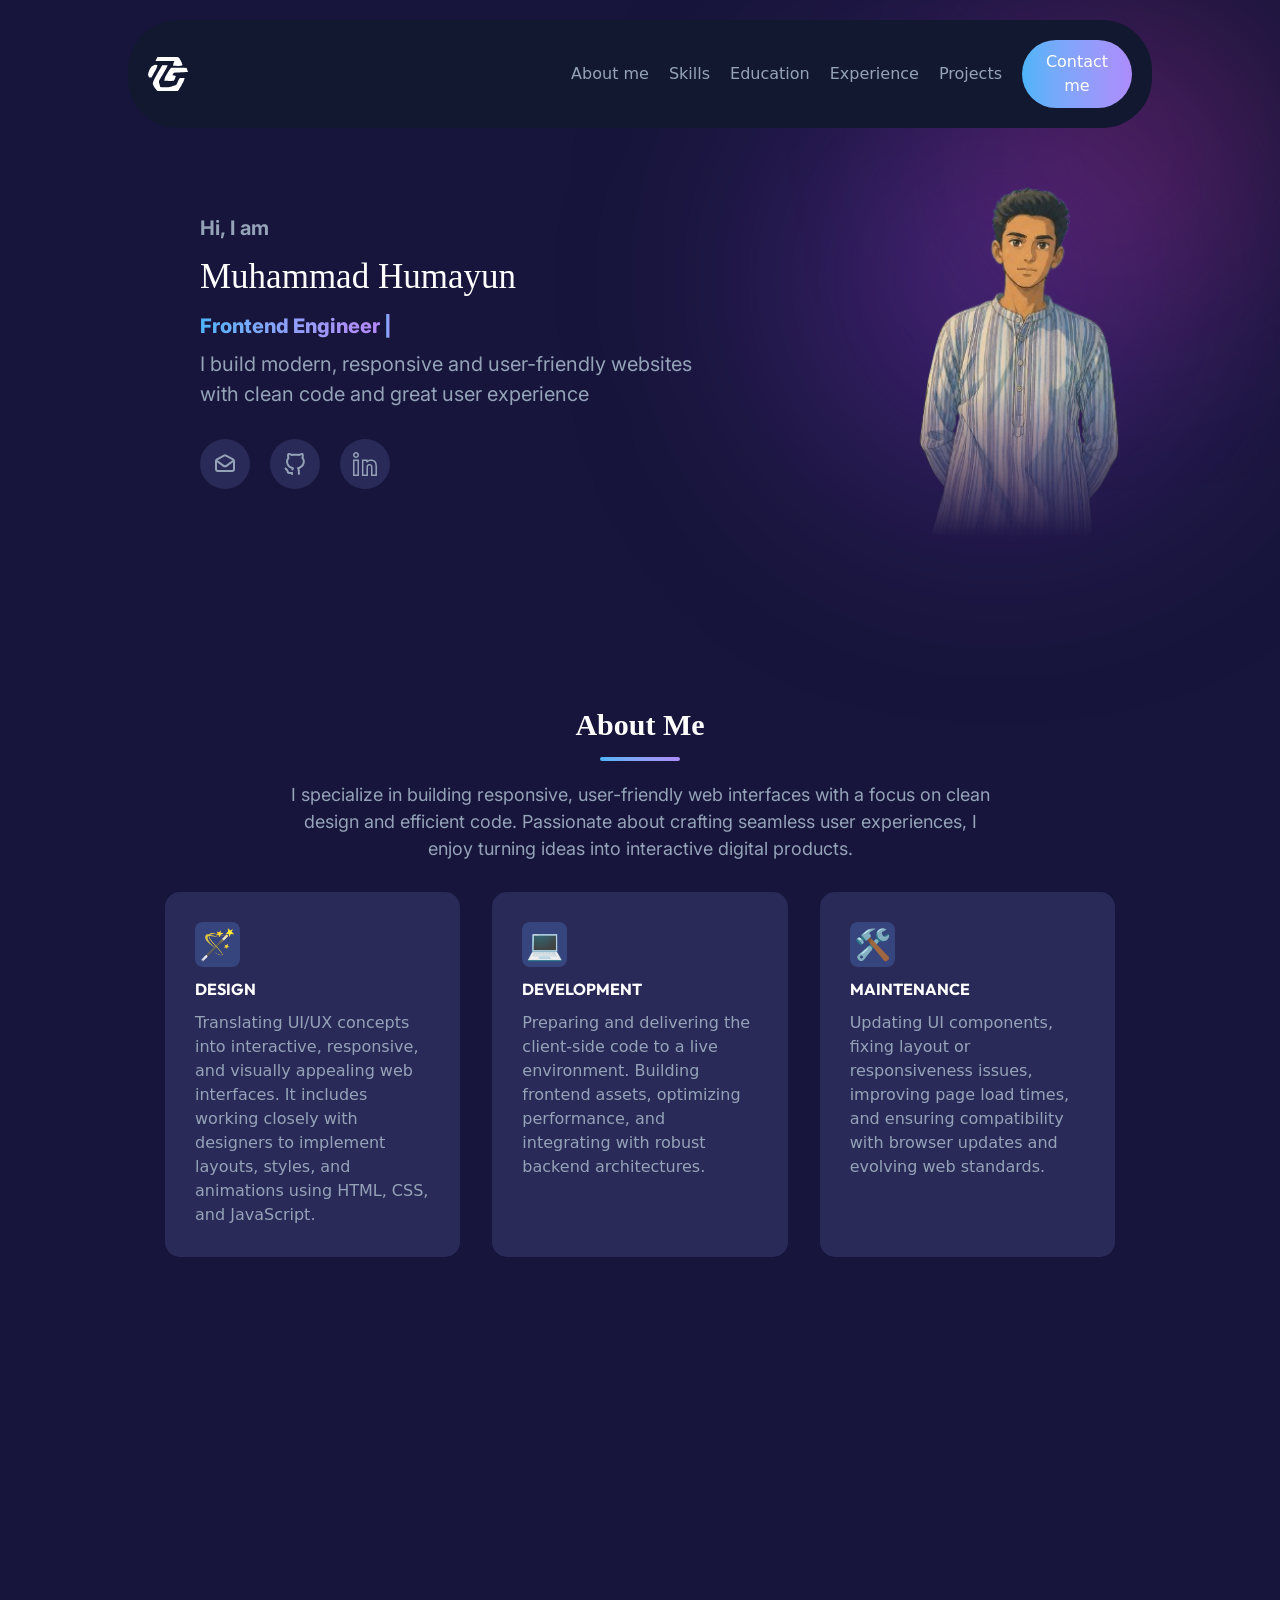
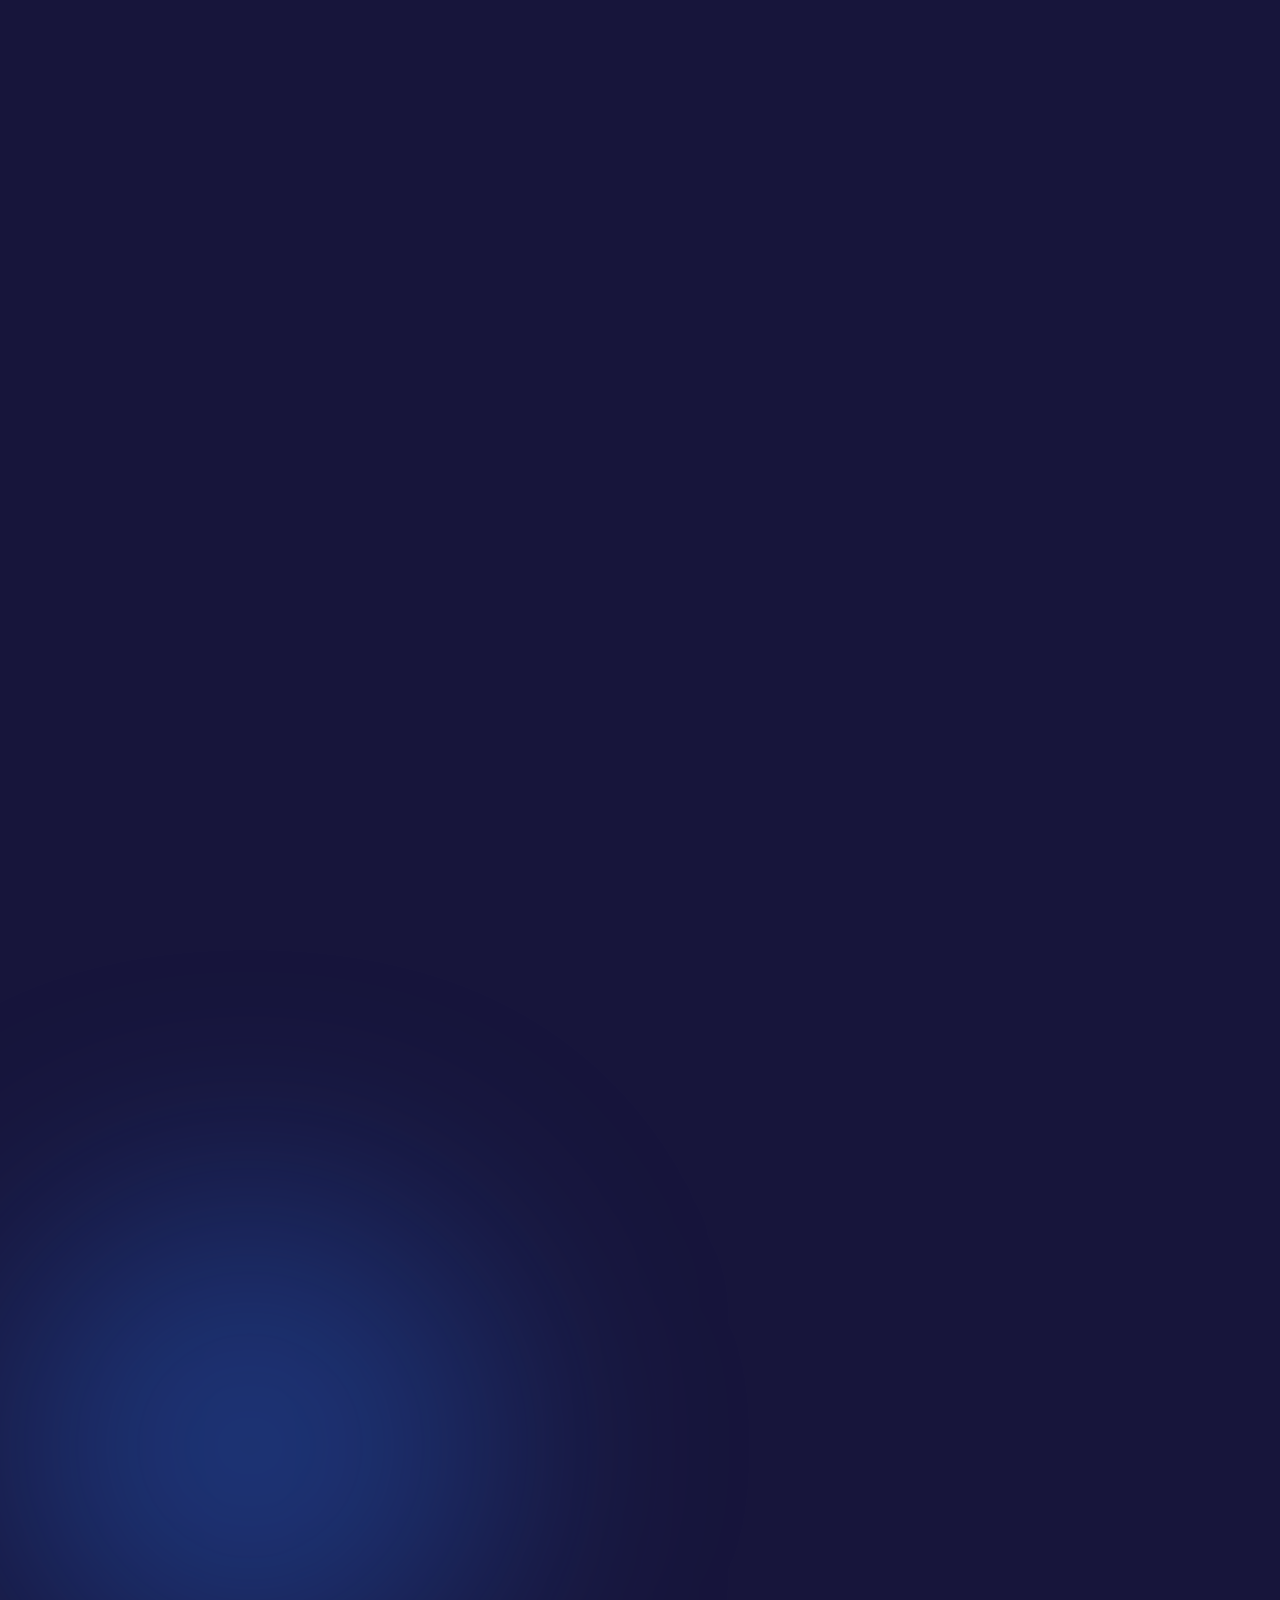
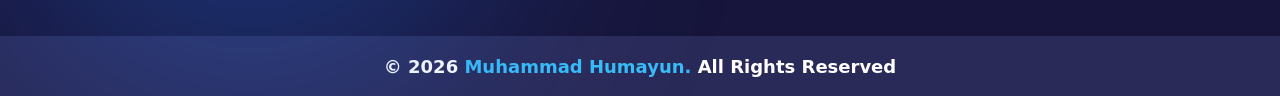
<file: index.html>
<!DOCTYPE html>
<html lang="en">

<head>
    <meta charset="UTF-8">
    <meta name="viewport" content="width=device-width, initial-scale=1.0">
    <link rel="stylesheet" href="./src/output.css">
    <link rel="preconnect" href="https://fonts.googleapis.com">
    <link rel="preconnect" href="https://fonts.gstatic.com" crossorigin>
    <link
        href="https://fonts.googleapis.com/css2?family=Bungee&family=Inter:ital,opsz,wght@0,14..32,100..900;1,14..32,100..900&family=Open+Sans:ital,wght@0,300..800;1,300..800&family=Poppins:ital,wght@0,100;0,200;0,300;0,400;0,500;0,600;0,700;0,800;0,900;1,100;1,200;1,300;1,400;1,500;1,600;1,700;1,800;1,900&display=swap"
        rel="stylesheet">
    <link rel="preconnect" href="https://fonts.googleapis.com">
    <link rel="preconnect" href="https://fonts.gstatic.com" crossorigin>
    <link
        href="https://fonts.googleapis.com/css2?family=Bungee&family=Cherry+Cream+Soda&family=Inter:ital,opsz,wght@0,14..32,100..900;1,14..32,100..900&family=Kumar+One+Outline&family=Open+Sans:ital,wght@0,300..800;1,300..800&family=Outfit:wght@100..900&family=Poppins:ital,wght@0,100;0,200;0,300;0,400;0,500;0,600;0,700;0,800;0,900;1,100;1,200;1,300;1,400;1,500;1,600;1,700;1,800;1,900&display=swap"
        rel="stylesheet">
    <link rel="preconnect" href="https://fonts.googleapis.com">
    <link rel="preconnect" href="https://fonts.gstatic.com" crossorigin>
    <link
        href="https://fonts.googleapis.com/css2?family=Bungee&family=Cherry+Cream+Soda&family=Inter:ital,opsz,wght@0,14..32,100..900;1,14..32,100..900&family=Kumar+One+Outline&family=Open+Sans:ital,wght@0,300..800;1,300..800&family=Outfit:wght@100..900&family=Poppins:ital,wght@0,100;0,200;0,300;0,400;0,500;0,600;0,700;0,800;0,900;1,100;1,200;1,300;1,400;1,500;1,600;1,700;1,800;1,900&display=swap"
        rel="stylesheet">
    <link rel="stylesheet" href="https://unpkg.com/aos@2.3.4/dist/aos.css">
    <title>Portfolio</title>

</head>

<body>
    <div class="bg-[#17153B] relative overflow-hidden">
        <div
            class="absolute bottom-0 left-0 w-[500px] h-[500px] bg-blue-500/30 blur-[120px] rounded-full pointer-events-none">
        </div>
        <div
            class="absolute top-20 right-20 w-[400px] h-[400px] bg-purple-500/30 blur-[120px] rounded-full pointer-events-none">
        </div>
        <div
            class="absolute top-0 right-0 w-[300px] h-[300px] bg-pink-500/20 blur-[100px] rounded-full pointer-events-none">
        </div>
        <nav class="z-50 fixed w-[100%] top-0 flex justify-center">
            <nav
                class="bg-[#131831] flex justify-between items-center mt-[20px] p-[20px] w-[80%] rounded-[25px] md:rounded-[50px]">
                <div>
                    <img class="w-[40px]" src="./Icons/LogoWhite.svg" alt="">
                </div>
                <div class="">
                    <ul class="hidden md:flex md:text-[#94a3b8] md:items-center md:gap-5">
                        <li><a href="#About">About me</a></li>
                        <li><a href="#Skills">Skills</a></li>
                        <li><a href="#Education">Education</a></li>
                        <li><a href="#Experience">Experience</a></li>
                        <li><a href="#Projects">Projects</a></li>
                        <li><button
                                class="rounded-[50px] bg-gradient-to-r from-[#4db4f9] to-[#ad8cfc] p-[10px] text-white w-[110px]"><a
                                    href="#Contact">Contact me</a></button></li>
                    </ul>
                </div>
                <div class="md:hidden">
                    <div class="">
                        <input class="peer hidden" type="checkbox" name="menu" id="menu">
                        <label for="menu" class="relative z-[4]">
                            <svg class="absolute top-[-20px] left-[-40px] h-[40px] text-white" viewBox="0 0 24 24"
                                fill="none" xmlns="http://www.w3.org/2000/svg">
                                <g id="SVGRepo_bgCarrier" stroke-width="0"></g>
                                <g id="SVGRepo_tracerCarrier" stroke-linecap="round" stroke-linejoin="round"></g>
                                <g id="SVGRepo_iconCarrier">
                                    <path d="M4 6H20M4 12H20M4 18H20" stroke="#ffffff" stroke-width="2"
                                        stroke-linecap="round" stroke-linejoin="round"></path>
                                </g>
                            </svg>
                        </label>
                        <div
                            class="hidden flex-col items-center fixed top-0 right-0 h-screen w-screen z-[3] peer-checked:flex">
                            <ul
                                class="flex flex-col items-center w-[75%] mt-[100px] bg-[#141931] rounded-[25px] p-[20px] text-[#94a3b8] font-[inter] font-bold">
                                <li class="mb-[20px]"><a href="#About">About me</a></li>
                                <li class="mb-[20px]"><a href="#Skills">Skills</a></li>
                                <li class="mb-[20px]"><a href="#Education">Education</a></li>
                                <li class="mb-[20px]"><a href="#Experience">Experience</a></li>
                                <li class="mb-[20px]"><a href="#Projects">Projects</a></li>
                                <li><button
                                        class="rounded-[50px] bg-gradient-to-r from-[#4db4f9] to-[#ad8cfc] p-[10px] text-white w-[150px]"><a
                                            href="#Contact">Contact me</a></button></li>
                            </ul>
                        </div>
                    </div>
                </div>
            </nav>
        </nav>
        <header
            class="flex justify-between items-center mx-[200px] mt-[145px] xl:mt-[100px] w-[100%] flex-col-reverse xl:flex-row">
            <div
                class="top-[-60px] flex flex-col items-center xl:items-start relative sm:top-[-155px] left-[-205px] xl:top-0 xl:left-0">
                <div class="flex flex-col items-center xl:items-start">
                    <p class="text-[15px] font-[inter] text-[#94a3b8] sm:text-[20px] pb-[8px] font-bold">Hi, I am</p>
                    <p class="text-[20px] md:text-[25px] font-[cherry_cream_soda] text-white sm:text-[35px] pb-[8px]">
                        Muhammad Humayun
                    </p>
                    <p class="text-[15px] sm:text-[20px] font-[inter] font-extrabold pb-[8px]">
                        <span id="role"
                            class="bg-gradient-to-r from-[#4db4f9] to-[#b688fb] bg-clip-text text-transparent"></span>

                        <span
                            class="bg-gradient-to-r from-[#4db4f9] to-[#b688fb] bg-clip-text text-transparent animate-pulse">|</span>
                    </p>
                    <p class="text-[15px] font-[inter] text-[#94a3b8] sm:text-[20px] w-[70%] text-center xl:text-start">
                        I build modern, responsive and user-friendly websites with clean code and great user experience
                    </p>
                </div>
                <div class="flex mt-[30px]">
                    <div class="w-[50px] mr-[20px] p-[13px] rounded-[50px] bg-[#2a2a58]">
                        <a href="https://mail.google.com/" target="_blank"><img src="./Icons/email-open-svgrepo-com.svg"
                                alt=""></a>
                    </div>
                    <div class="w-[50px] mr-[20px] p-[13px] rounded-[50px] bg-[#2a2a58]">
                        <a href="https://github.com/HumayunCoder" target="_blank"><img
                                src="./Icons/github-svgrepo-com (1).svg" alt=""></a>
                    </div>
                    <div class="w-[50px] p-[13px] rounded-[50px] bg-[#2a2a58]">
                        <a href="https://www.linkedin.com/in/humayun-naseer-706833338" target="_blank"><img
                                src="./Icons/linkedin-svgrepo-com (3).svg" alt=""></a>
                    </div>
                </div>
            </div>
            <div>
                <img class="top-[-110px] w-[600px] pointer-events-none [mask-image:linear-gradient(to_bottom,rgba(0,0,0,1)_70%,rgba(0,0,0,0)_100%)] relative sm:top-[-195px] left-[-195px] xl:top-[-65px]"
                    src="./Icons/WhatsApp_Image_2026-06-10_at_3.42.20_PM-removebg-preview.png" alt="">
            </div>
        </header>
        <div class="my-[100px]" id="About" data-aos="fade-up">
            <div class="flex flex-col justify-center items-center">
                <div class="font-[cherry_cream_soda] text-white font-bold text-[30px] mb-[10px]">
                    <p>About Me</p>
                </div>
                <hr
                    class="w-[80px] h-[4px] border-0 bg-gradient-to-r from-[#4db4f9] to-[#ad8cfc] rounded-[5px] mb-[20px]">
                <div
                    class="max-w-[100%] mx-[20px] md:mx-0 text-[16px] md:w-[700px] text-center font-[inter] md:text-[18px] text-[#94a3b8] mb-[30px]">
                    <p>I specialize in building responsive, user-friendly web interfaces with a focus on clean design
                        and efficient code. Passionate about crafting seamless user experiences, I enjoy turning ideas
                        into interactive digital products.</p>
                </div>
            </div>
            <div
                class="grid-cols-1 max-w-[100%] mx-[20px] md:mx-0 md:max-w-[700px] md:mx-auto grid md:grid-cols-2 gap-8 lg:grid-cols-3 lg:max-w-[950px]">
                <div
                    class="rounded-[15px] p-[30px] bg-[#2a2a58] transition duration-300 hover:-translate-y-[10px] hover:shadow-[0_5px_10px_rgba(77,180,249,0.12)]">
                    <div class="mb-[10px] text-[30px] w-[45px] text-center rounded-[8px] bg-[#37457e]">
                        <p>🪄</p>
                    </div>
                    <div>
                        <p class="text-white mb-[10px] font-bold font-[Outfit]">DESIGN</p>
                    </div>
                    <div class="text-[inter] text-[#94a3b8] text-[16px]">
                        <p>Translating UI/UX concepts into interactive, responsive, and visually appealing web
                            interfaces. It includes working closely with designers to implement layouts, styles, and
                            animations using HTML, CSS, and JavaScript.</p>
                    </div>
                </div>
                <div
                    class="rounded-[15px] p-[30px] bg-[#2a2a58] transition duration-300 hover:-translate-y-[10px] hover:shadow-[0_5px_10px_rgba(77,180,249,0.12)]">
                    <div class="mb-[10px] text-[30px] w-[45px] text-center rounded-[8px] bg-[#37457e]">
                        <p>💻</p>
                    </div>
                    <div class="text-white mb-[10px] font-bold font-[Outfit]">
                        <p>DEVELOPMENT</p>
                    </div>
                    <div class="text-[inter] text-[#94a3b8] text-[16px]">
                        <p>Preparing and delivering the client-side code to a live environment. Building frontend
                            assets, optimizing performance, and integrating with robust backend architectures.</p>
                    </div>
                </div>
                <div
                    class="rounded-[15px] p-[30px] bg-[#2a2a58] transition duration-300 hover:-translate-y-[10px] hover:shadow-[0_5px_10px_rgba(77,180,249,0.12)]">
                    <div class="mb-[10px] text-[30px] w-[45px] text-center rounded-[8px] bg-[#37457e]">
                        <p>🛠️</p>
                    </div>
                    <div>
                        <p class="text-white mb-[10px] font-bold font-[Outfit]">MAINTENANCE</p>
                    </div>
                    <div class="text-[inter] text-[#94a3b8] text-[16px]">
                        <p>Updating UI components, fixing layout or responsiveness issues, improving page load times,
                            and ensuring compatibility with browser updates and evolving web standards.</p>
                    </div>
                </div>
            </div>
        </div>
        <div id="Skills" data-aos="fade-up">
            <div class="flex flex-col justify-center items-center">
                <div class="font-[cherry_cream_soda] text-white font-bold text-[30px] mb-[10px]">Skills</div>
                <hr
                    class="w-[80px] h-[4px] border-0 bg-gradient-to-r from-[#4db4f9] to-[#ad8cfc] rounded-[5px] mb-[20px]">
            </div>

            <div
                class="bg-[#2a2a58] rounded-[15px] max-w-[100%] mx-[20px] md:mx-0 md:max-w-[730px] lg:max-w-[900px] md:mx-auto mb-[100px] p-[10px] sm:p-[30px]">
                <p class="text-[#38bdf8] font-[Outfit] text-[20px] sm:text-[25px] font-bold pb-[10px]">Current Stack</p>
                <div class="grid grid-cols-3 sm:grid-cols-4 md:grid-cols-5 gap-5 justify-items-center text-center">
                    <div class="transition duration-300 hover:-translate-y-[10px]">
                        <svg class="w-[40px] sm:w-[70px]" viewBox="0 0 32 32" fill="none"
                            xmlns="http://www.w3.org/2000/svg">
                            <g id="SVGRepo_bgCarrier" stroke-width="0"></g>
                            <g id="SVGRepo_tracerCarrier" stroke-linecap="round" stroke-linejoin="round"></g>
                            <g id="SVGRepo_iconCarrier">
                                <path d="M6 28L4 3H28L26 28L16 31L6 28Z" fill="#E44D26"></path>
                                <path d="M26 5H16V29.5L24 27L26 5Z" fill="#F16529"></path>
                                <path
                                    d="M9.5 17.5L8.5 8H24L23.5 11H11.5L12 14.5H23L22 24L16 26L10 24L9.5 19H12.5L13 21.5L16 22.5L19 21.5L19.5 17.5H9.5Z"
                                    fill="white"></path>
                            </g>
                        </svg>
                        <p class="font-[Inter] text-[14px] sm:text-[18px] text-[#94a3b8] pt-[5px]">HTML5</p>
                    </div>
                    <div class="transition duration-300 hover:-translate-y-[10px]">
                        <svg class="w-[40px] sm:w-[70px]" viewBox="0 0 32 32" fill="none"
                            xmlns="http://www.w3.org/2000/svg">
                            <g id="SVGRepo_bgCarrier" stroke-width="0"></g>
                            <g id="SVGRepo_tracerCarrier" stroke-linecap="round" stroke-linejoin="round"></g>
                            <g id="SVGRepo_iconCarrier">
                                <path d="M6 28L4 3H28L26 28L16 31L6 28Z" fill="#1172B8"></path>
                                <path d="M26 5H16V29.5L24 27L26 5Z" fill="#33AADD"></path>
                                <path
                                    d="M19.5 17.5H9.5L9 14L17 11.5H9L8.5 8.5H24L23.5 12L17 14.5H23L22 24L16 26L10 24L9.5 19H12.5L13 21.5L16 22.5L19 21.5L19.5 17.5Z"
                                    fill="white"></path>
                            </g>
                        </svg>
                        <p class="font-[Inter] text-[14px] sm:text-[18px] text-[#94a3b8] pt-[5px]">CSS3</p>
                    </div>
                    <div class="transition duration-300 hover:-translate-y-[10px]">
                        <svg class="w-[40px] sm:w-[70px]" viewBox="0 0 32 32" xmlns="http://www.w3.org/2000/svg"
                            fill="#000000">
                            <g id="SVGRepo_bgCarrier" stroke-width="0"></g>
                            <g id="SVGRepo_tracerCarrier" stroke-linecap="round" stroke-linejoin="round"></g>
                            <g id="SVGRepo_iconCarrier">
                                <title>file_type_tailwind</title>
                                <path
                                    d="M9,13.7q1.4-5.6,7-5.6c5.6,0,6.3,4.2,9.1,4.9q2.8.7,4.9-2.1-1.4,5.6-7,5.6c-5.6,0-6.3-4.2-9.1-4.9Q11.1,10.9,9,13.7ZM2,22.1q1.4-5.6,7-5.6c5.6,0,6.3,4.2,9.1,4.9q2.8.7,4.9-2.1-1.4,5.6-7,5.6c-5.6,0-6.3-4.2-9.1-4.9Q4.1,19.3,2,22.1Z"
                                    style="fill:#44a8b3"></path>
                            </g>
                        </svg>
                        <p class="font-[Inter] text-[14px] sm:text-[18px] text-[#94a3b8] pt-[5px]">Tailwind</p>
                    </div>
                    <div class="transition duration-300 hover:-translate-y-[10px]">
                        <svg class="w-[40px] sm:w-[70px] ml-[15px] sm:ml-[10px]" viewBox="0 0 256 256" version="1.1"
                            xmlns="http://www.w3.org/2000/svg" xmlns:xlink="http://www.w3.org/1999/xlink"
                            preserveAspectRatio="xMidYMid" fill="#000000">
                            <g id="SVGRepo_bgCarrier" stroke-width="0"></g>
                            <g id="SVGRepo_tracerCarrier" stroke-linecap="round" stroke-linejoin="round"></g>
                            <g id="SVGRepo_iconCarrier">
                                <g>
                                    <path d="M0,0 L256,0 L256,256 L0,256 L0,0 Z" fill="#F7DF1E"> </path>
                                    <path
                                        d="M67.311746,213.932292 L86.902654,202.076241 C90.6821079,208.777346 94.1202286,214.447137 102.367086,214.447137 C110.272203,214.447137 115.256076,211.354819 115.256076,199.326883 L115.256076,117.528787 L139.313575,117.528787 L139.313575,199.666997 C139.313575,224.58433 124.707759,235.925943 103.3984,235.925943 C84.1532952,235.925943 72.9819429,225.958603 67.3113397,213.93026"
                                        fill="#000000"> </path>
                                    <path
                                        d="M152.380952,211.354413 L171.969422,200.0128 C177.125994,208.433981 183.827911,214.619835 195.684368,214.619835 C205.652521,214.619835 212.009041,209.635962 212.009041,202.762159 C212.009041,194.513676 205.479416,191.592025 194.481168,186.78207 L188.468419,184.202565 C171.111213,176.81473 159.597308,167.53534 159.597308,147.944838 C159.597308,129.901308 173.344508,116.153295 194.825752,116.153295 C210.119924,116.153295 221.117765,121.48094 229.021663,135.400432 L210.29059,147.428775 C206.166146,140.040127 201.699556,137.119289 194.826159,137.119289 C187.78047,137.119289 183.312254,141.587098 183.312254,147.428775 C183.312254,154.646349 187.78047,157.568406 198.089956,162.036622 L204.103924,164.614095 C224.553448,173.378641 236.067352,182.313448 236.067352,202.418387 C236.067352,224.071924 219.055137,235.927975 196.200432,235.927975 C173.860978,235.927975 159.425829,225.274311 152.381359,211.354413"
                                        fill="#000000"> </path>
                                </g>
                            </g>
                        </svg>
                        <p class="font-[Inter] text-[14px] sm:text-[18px] text-[#94a3b8] pt-[5px]">JavaScript</p>
                    </div>
                    <div class="transition duration-300 hover:-translate-y-[10px]">
                        <svg class="w-[40px] sm:w-[70px]" viewBox="0 0 32 32" fill="none"
                            xmlns="http://www.w3.org/2000/svg">
                            <g id="SVGRepo_bgCarrier" stroke-width="0"></g>
                            <g id="SVGRepo_tracerCarrier" stroke-linecap="round" stroke-linejoin="round"></g>
                            <g id="SVGRepo_iconCarrier">
                                <path fill-rule="evenodd" clip-rule="evenodd"
                                    d="M13.0164 2C10.8193 2 9.03825 3.72453 9.03825 5.85185V8.51852H15.9235V9.25926H5.97814C3.78107 9.25926 2 10.9838 2 13.1111L2 18.8889C2 21.0162 3.78107 22.7407 5.97814 22.7407H8.27322V19.4815C8.27322 17.3542 10.0543 15.6296 12.2514 15.6296H19.5956C21.4547 15.6296 22.9617 14.1704 22.9617 12.3704V5.85185C22.9617 3.72453 21.1807 2 18.9836 2H13.0164ZM12.0984 6.74074C12.8589 6.74074 13.4754 6.14378 13.4754 5.40741C13.4754 4.67103 12.8589 4.07407 12.0984 4.07407C11.3378 4.07407 10.7213 4.67103 10.7213 5.40741C10.7213 6.14378 11.3378 6.74074 12.0984 6.74074Z"
                                    fill="url(#paint0_linear_87_8204)"></path>
                                <path fill-rule="evenodd" clip-rule="evenodd"
                                    d="M18.9834 30C21.1805 30 22.9616 28.2755 22.9616 26.1482V23.4815L16.0763 23.4815L16.0763 22.7408L26.0217 22.7408C28.2188 22.7408 29.9998 21.0162 29.9998 18.8889V13.1111C29.9998 10.9838 28.2188 9.25928 26.0217 9.25928L23.7266 9.25928V12.5185C23.7266 14.6459 21.9455 16.3704 19.7485 16.3704L12.4042 16.3704C10.5451 16.3704 9.03809 17.8296 9.03809 19.6296L9.03809 26.1482C9.03809 28.2755 10.8192 30 13.0162 30H18.9834ZM19.9015 25.2593C19.1409 25.2593 18.5244 25.8562 18.5244 26.5926C18.5244 27.329 19.1409 27.9259 19.9015 27.9259C20.662 27.9259 21.2785 27.329 21.2785 26.5926C21.2785 25.8562 20.662 25.2593 19.9015 25.2593Z"
                                    fill="url(#paint1_linear_87_8204)"></path>
                                <defs>
                                    <linearGradient id="paint0_linear_87_8204" x1="12.4809" y1="2" x2="12.4809"
                                        y2="22.7407" gradientUnits="userSpaceOnUse">
                                        <stop stop-color="#327EBD"></stop>
                                        <stop offset="1" stop-color="#1565A7"></stop>
                                    </linearGradient>
                                    <linearGradient id="paint1_linear_87_8204" x1="19.519" y1="9.25928" x2="19.519"
                                        y2="30" gradientUnits="userSpaceOnUse">
                                        <stop stop-color="#FFDA4B"></stop>
                                        <stop offset="1" stop-color="#F9C600"></stop>
                                    </linearGradient>
                                </defs>
                            </g>
                        </svg>
                        <p class="font-[Inter] text-[14px] sm:text-[18px] text-[#94a3b8] pt-[5px]">Python</p>
                    </div>
                    <div class="transition duration-300 hover:-translate-y-[10px]">
                        <svg class="w-[40px] sm:w-[70px]" viewBox="-8.78 0 70 70"
                            xmlns:dc="http://purl.org/dc/elements/1.1/" xmlns:cc="http://creativecommons.org/ns#"
                            xmlns:rdf="http://www.w3.org/1999/02/22-rdf-syntax-ns#" xmlns="http://www.w3.org/2000/svg"
                            fill="#000000">
                            <g id="SVGRepo_bgCarrier" stroke-width="0"></g>
                            <g id="SVGRepo_tracerCarrier" stroke-linecap="round" stroke-linejoin="round"></g>
                            <g id="SVGRepo_iconCarrier">
                                <metadata>
                                    <rdf:rdf>
                                        <cc:work>
                                            <dc:subject> Data </dc:subject>
                                            <dc:identifier> sql-database-generic </dc:identifier>
                                            <dc:title> SQL Database (Generic) </dc:title>
                                            <dc:format> image/svg+xml </dc:format>
                                            <dc:publisher> Amido Limited </dc:publisher>
                                            <dc:creator> Richard Slater </dc:creator>
                                            <dc:type rdf:resource="http://purl.org/dc/dcmitype/StillImage"></dc:type>
                                        </cc:work>
                                    </rdf:rdf>
                                </metadata>
                                <path
                                    d="m 852.97077,1013.9363 c -6.55238,-0.4723 -13.02857,-2.1216 -17.00034,-4.3296 -2.26232,-1.2576 -3.98589,-2.8032 -4.66223,-4.1807 l -0.4024,-0.8196 0,-25.70807 0,-25.7081 0.31843,-0.6465 c 1.42297,-2.889 5.96432,-5.4935 12.30378,-7.0562 2.15195,-0.5305 5.2586,-1.0588 7.79304,-1.3252 2.58797,-0.2721 9.44765,-0.2307 12.02919,0.073 6.86123,0.8061 12.69967,2.6108 16.29768,5.0377 1.38756,0.9359 2.81137,2.4334 3.29371,3.4642 l 0.41358,0.8838 -0.0354,25.6303 -0.0354,25.63047 -0.33195,0.6744 c -0.18257,0.3709 -0.73406,1.1007 -1.22553,1.6216 -2.99181,3.1715 -9.40919,5.5176 -17.8267,6.5172 -1.71567,0.2038 -9.16916,0.3686 -10.92937,0.2417 z m 12.07501,-22.02839 c -0.0252,-0.0657 -1.00472,-0.93831 -2.17671,-1.93922 -1.17199,-1.00091 -2.18138,-1.86687 -2.24309,-1.92436 -0.0617,-0.0575 0.15481,-0.26106 0.48117,-0.45237 0.32635,-0.19131 0.95163,-0.7235 1.3895,-1.18265 1.2805,-1.34272 1.88466,-3.00131 1.88466,-5.17388 0,-2.1388 -0.65162,-3.8645 -1.95671,-5.1818 -1.31533,-1.3278 -2.82554,-1.8983 -5.02486,-1.8983 -3.39007,0 -5.99368,1.9781 -6.82468,5.1851 -0.28586,1.1031 -0.28432,3.33211 0.003,4.31023 0.74941,2.55136 2.79044,4.40434 5.33062,4.83946 0.8596,0.14724 0.97605,0.21071 1.5621,0.85144 0.34829,0.38078 1.06301,1.14085 1.58827,1.68904 l 0.95501,0.9967 2.53878,0 c 1.39633,0 2.51816,-0.0537 2.49296,-0.11939 z m -8.70653,-7.10848 c -0.61119,-0.31868 -0.84225,-0.56599 -1.19079,-1.27453 -0.26919,-0.54724 -0.31522,-0.85851 -0.31824,-2.15197 -0.003,-1.3143 0.0388,-1.5983 0.31987,-2.169 0.45985,-0.9339 1.09355,-1.376 2.07384,-1.4469 1.36454,-0.099 2.15217,0.5707 2.56498,2.1801 0.50612,1.97321 -0.0504,4.07107 -1.26471,4.76729 -0.63707,0.36527 -1.58737,0.40659 -2.18495,0.095 z m -11.25315,3.66269 c 2.66179,-0.5048 4.1728,-2.0528 4.1728,-4.27495 0,-1.97137 -0.97548,-3.12004 -3.6716,-4.32364 -1.54338,-0.689 -2.10241,-1.1215 -2.10241,-1.6268 0,-0.4188 0.53052,-0.8777 1.14813,-0.993 0.60302,-0.1126 2.20237,0.1652 3.14683,0.5467 l 0.79167,0.3198 0,-1.7524 0,-1.7525 -0.85923,-0.1906 c -0.53103,-0.1178 -1.64689,-0.1885 -2.92137,-0.1849 -1.80528,0 -2.15881,0.044 -2.83818,0.3138 -1.98445,0.7878 -2.92613,2.1298 -2.91107,4.1485 0.0141,1.8898 1.01108,3.06864 3.49227,4.12912 1.46399,0.62572 2.05076,1.10218 2.05076,1.66522 0,1.1965 -1.99362,1.34375 -4.10437,0.30315 -0.57805,-0.28498 -1.09739,-0.54137 -1.1541,-0.56976 -0.0567,-0.0284 -0.10311,0.79023 -0.10311,1.81917 0,1.86239 0.002,1.87137 0.33919,1.99974 1.26979,0.48278 4.07626,0.69787 5.52379,0.42335 z m 30.4308,-1.72766 0,-1.58098 -2.40584,0 -2.40583,0 0,-5.43035 0,-5.4303 -2.13089,0 -2.13088,0 0,7.0113 0,7.01131 4.53672,0 4.53672,0 0,-1.58098 z m -14.84745,-27.70503 c 4.23447,-0.2937 7.4086,-0.8482 10.20178,-1.7821 2.78264,-0.9304 4.42643,-2.0562 4.79413,-3.2834 0.14166,-0.4729 0.13146,-0.6523 -0.0665,-1.1708 -0.88775,-2.3245 -5.84694,-4.1104 -13.42493,-4.8345 -3.24154,-0.3098 -9.13671,-0.2094 -12.22745,0.2081 -4.71604,0.6372 -8.54333,1.8208 -10.2451,3.1683 -3.44251,2.726 0.19793,5.7242 8.66397,7.1354 3.67084,0.6119 8.42674,0.828 12.30414,0.559 z"
                                    fill="#00bcf2" transform="translate(-830.906 -943.981)"></path>
                            </g>
                        </svg>
                        <p class="font-[Inter] text-[14px] sm:text-[18px] text-[#94a3b8] pt-[5px]">SQL</p>
                    </div>
                    <div class="transition duration-300 hover:-translate-y-[10px]">
                        <svg class="w-[40px] sm:w-[70px]" viewBox="0 0 32 32" fill="none"
                            xmlns="http://www.w3.org/2000/svg">
                            <g id="SVGRepo_bgCarrier" stroke-width="0"></g>
                            <g id="SVGRepo_tracerCarrier" stroke-linecap="round" stroke-linejoin="round"></g>
                            <g id="SVGRepo_iconCarrier">
                                <path
                                    d="M27.6947 22.9999C27.883 22.6617 28 22.2807 28 21.9385V10.0613C28 9.71913 27.8831 9.33818 27.6947 9L16 16L27.6947 22.9999Z"
                                    fill="#7F3A86"></path>
                                <path
                                    d="M17.0395 29.7433L26.9611 23.8047C27.2469 23.6336 27.5067 23.3382 27.695 23L16.0003 16L4.30566 23C4.49398 23.3382 4.75382 23.6337 5.03955 23.8047L14.9611 29.7433C15.5326 30.0855 16.468 30.0855 17.0395 29.7433Z"
                                    fill="#662579"></path>
                                <path
                                    d="M27.6947 8.99996C27.5064 8.6617 27.2465 8.36629 26.9608 8.19521L17.0392 2.25662C16.4677 1.91446 15.5323 1.91446 14.9608 2.25662L5.03922 8.19521C4.46761 8.53729 4 9.37709 4 10.0613V21.9386C4 22.2807 4.11694 22.6618 4.30533 23L16 16L27.6947 8.99996Z"
                                    fill="#9A5196"></path>
                                <path
                                    d="M16.0385 24C11.6061 24 8 20.4112 8 16C8 11.5888 11.6061 8 16.0385 8C18.8458 8 21.4674 9.47569 22.919 11.8618L19.4765 13.9265C18.7492 12.736 17.4399 12 16.0385 12C13.8222 12 12.0193 13.7944 12.0193 16C12.0193 18.2056 13.8222 20 16.0385 20C17.4362 20 18.7421 19.2681 19.4707 18.0832L22.9205 20.1359C21.4692 22.5234 18.8467 24 16.0385 24Z"
                                    fill="white"></path>
                                <path fill-rule="evenodd" clip-rule="evenodd"
                                    d="M25.0001 13V13.9974H22.9999V13H22.0001V13.9974H21V15H22.0001V16.9948H21V18H22.0001V19H22.9999L23 18H25.0001V19H25.9999V18H27V17H25.9999V15H27V13.9974H25.9999V13H25.0001ZM25.0001 17V15H22.9999V16.9948L25.0001 17Z"
                                    fill="white"></path>
                            </g>
                        </svg>
                        <p class="font-[Inter] text-[14px] sm:text-[18px] text-[#94a3b8] pt-[5px]">C#</p>
                    </div>
                    <div class="transition duration-300 hover:-translate-y-[10px]">
                        <svg class="w-[40px] sm:w-[70px]" viewBox="0 0 32 32" fill="none"
                            xmlns="http://www.w3.org/2000/svg">
                            <g id="SVGRepo_bgCarrier" stroke-width="0"></g>
                            <g id="SVGRepo_tracerCarrier" stroke-linecap="round" stroke-linejoin="round"></g>
                            <g id="SVGRepo_iconCarrier">
                                <path
                                    d="M16.0497 8.44062C22.6378 3.32607 19.2566 0 19.2566 0C19.7598 5.28738 13.813 6.53583 12.2189 10.1692C11.1312 12.6485 12.9638 14.8193 16.0475 17.5554C15.7749 16.9494 15.3544 16.3606 14.9288 15.7645C13.4769 13.7313 11.9645 11.6132 16.0497 8.44062Z"
                                    fill="#E76F00"></path>
                                <path
                                    d="M17.1015 18.677C17.1015 18.677 19.0835 17.0779 17.5139 15.3008C12.1931 9.27186 23.3333 6.53583 23.3333 6.53583C16.5317 9.8125 17.5471 11.7574 19.2567 14.1202C21.0871 16.6538 17.1015 18.677 17.1015 18.677Z"
                                    fill="#E76F00"></path>
                                <path
                                    d="M22.937 23.4456C29.0423 20.3258 26.2195 17.3278 24.2492 17.7317C23.7662 17.8305 23.5509 17.9162 23.5509 17.9162C23.5509 17.9162 23.7302 17.64 24.0726 17.5204C27.9705 16.1729 30.9682 21.4949 22.8143 23.6028C22.8143 23.6029 22.9088 23.5198 22.937 23.4456Z"
                                    fill="#5382A1"></path>
                                <path
                                    d="M10.233 19.4969C6.41312 18.9953 12.3275 17.6139 12.3275 17.6139C12.3275 17.6139 10.0307 17.4616 7.20592 18.8043C3.86577 20.3932 15.4681 21.1158 21.474 19.5625C22.0984 19.1432 22.9614 18.7798 22.9614 18.7798C22.9614 18.7798 20.5037 19.2114 18.0561 19.4145C15.0612 19.6612 11.8459 19.7093 10.233 19.4969Z"
                                    fill="#5382A1"></path>
                                <path
                                    d="M11.6864 22.4758C9.55624 22.2592 10.951 21.2439 10.951 21.2439C5.43898 23.0429 14.0178 25.083 21.7199 22.8682C20.9012 22.5844 20.3806 22.0653 20.3806 22.0653C16.6163 22.7781 14.441 22.7553 11.6864 22.4758Z"
                                    fill="#5382A1"></path>
                                <path
                                    d="M12.6145 25.6991C10.486 25.4585 11.7295 24.7474 11.7295 24.7474C6.72594 26.1222 14.7729 28.9625 21.1433 26.2777C20.0999 25.8787 19.3528 25.4181 19.3528 25.4181C16.5111 25.9469 15.1931 25.9884 12.6145 25.6991Z"
                                    fill="#5382A1"></path>
                                <path
                                    d="M25.9387 27.3388C25.9387 27.3388 26.8589 28.0844 24.9252 28.6612C21.2481 29.7566 9.62093 30.0874 6.39094 28.7049C5.22984 28.2082 7.40723 27.5189 8.09215 27.3742C8.80646 27.2219 9.21466 27.2503 9.21466 27.2503C7.9234 26.3558 0.868489 29.0067 5.63111 29.7659C18.6195 31.8372 29.3077 28.8331 25.9387 27.3388Z"
                                    fill="#5382A1"></path>
                                <path
                                    d="M28 28.9679C27.7869 31.6947 18.7877 32.2683 12.9274 31.8994C9.10432 31.6583 8.33812 31.0558 8.32691 31.047C11.9859 31.6402 18.1549 31.7482 23.1568 30.8225C27.5903 30.0016 28 28.9679 28 28.9679Z"
                                    fill="#5382A1"></path>
                            </g>
                        </svg>
                        <p class="font-[Inter] text-[14px] sm:text-[18px] text-[#94a3b8] pt-[5px]">JAVA</p>
                    </div>
                    <div class="transition duration-300 hover:-translate-y-[10px]">
                        <svg class="w-[40px] sm:w-[70px]" viewBox="0 0 64 64" fill="none"
                            xmlns="http://www.w3.org/2000/svg">
                            <g id="SVGRepo_bgCarrier" stroke-width="0"></g>
                            <g id="SVGRepo_tracerCarrier" stroke-linecap="round" stroke-linejoin="round"></g>
                            <g id="SVGRepo_iconCarrier">
                                <path
                                    d="M47.593 41.008c.251-.435.407-.925.407-1.365V24.367c0-.44-.156-.93-.407-1.364L32 32.005l15.593 9.003z"
                                    fill="#00599C"></path>
                                <path
                                    d="m33.386 49.68 13.228-7.637c.381-.22.728-.6.979-1.035L32 32.005l-15.593 9.003c.251.435.598.815.979 1.035l13.228 7.637c.762.44 2.01.44 2.772 0z"
                                    fill="#004482"></path>
                                <path
                                    d="M47.593 23.003c-.251-.436-.598-.815-.979-1.035L33.386 14.33c-.762-.44-2.01-.44-2.772 0l-13.228 7.638c-.762.44-1.386 1.52-1.386 2.4v15.275c0 .44.156.93.407 1.365L32 32.005l15.593-9.002z"
                                    fill="#659AD2"></path>
                                <path
                                    d="M32 42.672c-5.882 0-10.667-4.785-10.667-10.667S26.118 21.338 32 21.338c3.795 0 7.335 2.043 9.237 5.33l-4.616 2.672A5.356 5.356 0 0 0 32 26.672a5.34 5.34 0 0 0-5.333 5.333A5.34 5.34 0 0 0 32 37.34a5.356 5.356 0 0 0 4.621-2.669l4.616 2.671A10.705 10.705 0 0 1 32 42.671z"
                                    fill="#ffffff"></path>
                                <path
                                    d="M42.667 31.413H41.48v-1.186h-1.185v1.186h-1.185v1.185h1.185v1.185h1.185v-1.185h1.186v-1.185zM47.111 31.413h-1.185v-1.186H44.74v1.186h-1.185v1.185h1.185v1.185h1.185v-1.185h1.185v-1.185z"
                                    fill="#ffffff"></path>
                            </g>
                        </svg>
                        <p class="font-[Inter] text-[18px] text-[#94a3b8] pt-[5px]">C++</p>
                    </div>
                    <div class="transition duration-300 hover:-translate-y-[10px]">
                        <svg class="w-[40px] sm:w-[70px] ml-[12px] sm:ml-[6px]" viewBox="0 0 256 256" version="1.1"
                            xmlns="http://www.w3.org/2000/svg" xmlns:xlink="http://www.w3.org/1999/xlink"
                            preserveAspectRatio="xMidYMid" fill="#000000">
                            <g id="SVGRepo_bgCarrier" stroke-width="0"></g>
                            <g id="SVGRepo_tracerCarrier" stroke-linecap="round" stroke-linejoin="round"></g>
                            <g id="SVGRepo_iconCarrier">
                                <g>
                                    <path
                                        d="M0,222.991225 C0,241.223474 14.7785318,256 33.0087747,256 L222.991225,256 C241.223474,256 256,241.221468 256,222.991225 L256,33.0087747 C256,14.7765263 241.221468,0 222.991225,0 L33.0087747,0 C14.7765263,0 0,14.7785318 0,33.0087747 L0,222.991225 Z"
                                        fill="#563D7C"> </path>
                                    <path
                                        d="M106.157563,113.238095 L106.157563,76.9845938 L138.069328,76.9845938 C141.108559,76.9845938 144.039202,77.2378593 146.861345,77.7443978 C149.683488,78.2509362 152.179961,79.1554557 154.35084,80.4579832 C156.52172,81.7605107 158.258397,83.5695496 159.560924,85.8851541 C160.863452,88.2007585 161.514706,91.1675823 161.514706,94.7857143 C161.514706,101.298352 159.560944,106.001853 155.653361,108.896359 C151.745779,111.790864 146.752832,113.238095 140.67437,113.238095 L106.157563,113.238095 L106.157563,113.238095 Z M72.07493,50.5 L72.07493,205.5 L147.186975,205.5 C154.133788,205.5 160.899594,204.631661 167.484594,202.894958 C174.069594,201.158255 179.93088,198.480877 185.068627,194.862745 C190.206375,191.244613 194.294803,186.577293 197.334034,180.860644 C200.373264,175.143996 201.892857,168.37819 201.892857,160.563025 C201.892857,150.866431 199.541107,142.581033 194.837535,135.706583 C190.133963,128.832132 183.00635,124.020088 173.454482,121.270308 C180.401295,117.941627 185.647508,113.672295 189.193277,108.462185 C192.739047,103.252075 194.511905,96.7395349 194.511905,88.9243697 C194.511905,81.6881057 193.317939,75.6097352 190.929972,70.6890756 C188.542005,65.7684161 185.177193,61.8247114 180.835434,58.8578431 C176.493676,55.8909749 171.283644,53.756309 165.205182,52.4537815 C159.12672,51.151254 152.397096,50.5 145.016106,50.5 L72.07493,50.5 L72.07493,50.5 Z M106.157563,179.015406 L106.157563,136.466387 L143.279412,136.466387 C150.660401,136.466387 156.594049,138.166883 161.080532,141.567927 C165.567016,144.968971 167.810224,150.649353 167.810224,158.609244 C167.810224,162.661552 167.122789,165.990183 165.747899,168.595238 C164.373009,171.200293 162.527789,173.262597 160.212185,174.782213 C157.89658,176.301828 155.219203,177.387252 152.179972,178.038515 C149.140741,178.689779 145.956833,179.015406 142.628151,179.015406 L106.157563,179.015406 L106.157563,179.015406 Z"
                                        fill="#FFFFFF"> </path>
                                </g>
                            </g>
                        </svg>
                        <p class="font-[Inter] text-[14px] sm:text-[18px] text-[#94a3b8] pt-[5px]">BootStrap</p>
                    </div>
                </div>
            </div>
        </div>

        <div id="Education" data-aos="fade-up">
            <div class="flex flex-col justify-center items-center">
                <div class="font-[cherry_cream_soda] text-white font-bold text-[30px] mb-[10px]">Education</div>
                <hr
                    class="w-[80px] h-[4px] border-0 bg-gradient-to-r from-[#4db4f9] to-[#ad8cfc] rounded-[5px] mb-[20px]">
            </div>
            <div
                class="bg-[#2a2a58] rounded-[15px] mx-[20px] max-w-[100%] md:mx-0 md:max-w-[730px] lg:max-w-[900px] md:mx-auto mb-[100px] p-[30px] flex md:items-center items-start md:flex-row flex-col">
                <div
                    class="w-[60px] p-[3px]  mb-[5px] md:mb-0  md:w-[80px] md:p-[5px] text-center rounded-[8px] bg-[#37457e]">
                    <img src="./Icons/biit.png" alt="">
                </div>
                <div>
                    <div>
                        <p class="text-white md:ml-[20px] ml-0 text-[24px] font-bold font-[Outfit]">BSCS</p>
                        <p class="text-[#38bdf8] md:ml-[20px] ml-0 font-[Outfit] text-[15px] sm:text-[20px]">Barani
                            Institute of
                            Information Technology (BIIT)</p>
                        <p class="text-[#94a3b8] md:ml-[20px] ml-0 mb-[10px]">2024 - 2028</p>
                    </div>
                    <div class="flex flex-wrap gap-3 text-[14px] md:ml-[20px] ml-0 text-[#38bdf8]">
                        <p class="border border-sky-400/20 p-[3px] rounded-[15px] w-[60px] text-center bg-sky-400/10">
                            BSCS</p>
                        <p class="border border-sky-400/20 p-[3px] rounded-[15px] w-[120px] text-center bg-sky-400/10">
                            Communication</p>
                        <p class="border border-sky-400/20 p-[3px] rounded-[15px] w-[50px] text-center bg-sky-400/10">
                            C++</p>
                        <p class="border border-sky-400/20 p-[3px] rounded-[15px] w-[50px] text-center bg-sky-400/10">
                            JAVA</p>
                        <p class="border border-sky-400/20 p-[3px] rounded-[15px] w-[60px] text-center bg-sky-400/10">
                            Python</p>
                        <p class="border border-sky-400/20 p-[3px] rounded-[15px] w-[190px] text-center bg-sky-400/10">
                            C# (Desktop Development)</p>
                    </div>
                </div>
            </div>
        </div>
        <div id="Experience" data-aos="fade-up">
            <div class="flex flex-col justify-center items-center">
                <div class="font-[cherry_cream_soda] text-white font-bold text-[30px] mb-[10px]">Experience</div>
                <hr
                    class="w-[80px] h-[4px] border-0 bg-gradient-to-r from-[#4db4f9] to-[#ad8cfc] rounded-[5px] mb-[20px]">
            </div>
            <div
                class="bg-[#2a2a58] rounded-[15px] mx-[20px] max-w-[100%] md:mx-0 md:max-w-[730px] lg:max-w-[900px] md:mx-auto mb-[100px] p-[30px] flex md:items-center items-start md:flex-row flex-col">
                <div
                    class="w-[60px] p-[3px]  mb-[5px] md:mb-0  md:w-[80px] md:p-[5px] text-center rounded-[8px] bg-[#37457e]">
                    <img src="./Icons/fiverr.png" alt="">
                </div>
                <div>
                    <div>
                        <p class="text-white md:ml-[20px] ml-0 text-[22px] sm:text-[24px] font-bold font-[Outfit]">
                            Frontend Developer</p>
                        <p class="text-[#38bdf8] md:ml-[20px] ml-0 font-[Outfit] text-[15px] sm:text-[20px]">Fiver</p>
                        <p class="text-[#94a3b8] md:ml-[20px] ml-0 mb-[10px]">1 Year</p>
                    </div>
                    <div class="flex flex-wrap gap-3 text-[14px] md:ml-[20px] ml-0 text-[#38bdf8]">
                        <p class="border border-sky-400/20 p-[3px] rounded-[15px] w-[80px] text-center bg-sky-400/10">
                            Tailwind</p>
                        <p class="border border-sky-400/20 p-[3px] rounded-[15px] w-[90px] text-center bg-sky-400/10">
                            JavaScript</p>
                        <p class="border border-sky-400/20 p-[3px] rounded-[15px] w-[80px] text-center bg-sky-400/10">
                            React JS</p>
                    </div>

                </div>
            </div>
            <div
                class="bg-[#2a2a58] rounded-[15px] mx-[20px] max-w-[100%] md:mx-0 md:max-w-[730px] lg:max-w-[900px] md:mx-auto mb-[100px] p-[30px] flex md:items-center items-start md:flex-row flex-col">
                <div
                    class="w-[60px] p-[3px]  mb-[5px] md:mb-0  md:w-[80px] md:p-[5px] text-center rounded-[8px] bg-[#37457e]">
                    <img src="./Icons/images-removebg-preview (3).png" alt="">
                </div>
                <div>
                    <div>
                        <p class="text-white md:ml-[20px] ml-0 text-[22px] sm:text-[24px] font-bold font-[Outfit]">
                            Frontend Developer</p>
                        <p class="text-[#38bdf8] md:ml-[20px] ml-0 font-[Outfit] text-[15px] sm:text-[20px]">
                            nextpakagilesolutions</p>
                        <p class="text-[#94a3b8] md:ml-[20px] ml-0 mb-[10px]">3 Months</p>
                    </div>
                    <div class="flex flex-wrap gap-3 text-[14px] md:ml-[20px] ml-0 text-[#38bdf8]">
                        <p class="border border-sky-400/20 p-[3px] rounded-[15px] w-[60px] text-center bg-sky-400/10">
                            HTML</p>
                        <p class="border border-sky-400/20 p-[3px] rounded-[15px] w-[50px] text-center bg-sky-400/10">
                            CSS</p>
                        <p class="border border-sky-400/20 p-[3px] rounded-[15px] w-[80px] text-center bg-sky-400/10">
                            Tailwind</p>
                        <p class="border border-sky-400/20 p-[3px] rounded-[15px] w-[90px] text-center bg-sky-400/10">
                            JavaScript</p>
                        <p class="border border-sky-400/20 p-[3px] rounded-[15px] w-[80px] text-center bg-sky-400/10">
                            React JS</p>
                    </div>
                </div>
            </div>
        </div>
        <div id="Projects" data-aos="fade-up">
            <div class="flex flex-col justify-center items-center">
                <div class="font-[cherry_cream_soda] text-white font-bold text-[30px] mb-[10px]">Projects</div>
                <hr
                    class="w-[80px] h-[4px] border-0 bg-gradient-to-r from-[#4db4f9] to-[#ad8cfc] rounded-[5px] mb-[20px]">
            </div>
            <div
                class="bg-[#2a2a58] rounded-[15px] mx-[20px] max-w-[100%] md:mx-0 md:max-w-[730px] lg:max-w-[900px] md:mx-auto mb-[100px] p-[30px] flex flex-col">
                <div class="text-[14px] text-[#38bdf8]">
                    <p
                        class="border border-sky-400/20 rounded-[15px] w-[60px] text-center bg-sky-400/10 p-[3px] mb-[10px]">
                        c++</p>
                </div>
                <div>
                    <p class="text-white text-[20px] sm:text-[24px] font-bold font-[Outfit] mb-[10px]">School
                        Management System</p>
                </div>
                <div>
                    <p class="text-[#94a3b8] mb-[15px]">The School Management System is a
                        console-based C++ application designed to manage student records efficiently. It allows users to
                        add, display, search, update, and delete student information through a simple menu-driven
                        interface. The project uses structures, arrays, and functions while ensuring unique student IDs
                        and basic input validation.</p>
                </div>
                <div>
                    <button class="rounded-[30px] p-[5px] text-white w-[160px] border border-white/30 font-medium"><a
                            href="https://github.com/HumayunCoder/School-Management-System-CPP.git" target="_blank">View
                            Repository →</a></button>
                </div>
            </div>

            <div
                class="bg-[#2a2a58] rounded-[15px] mx-[20px] max-w-[100%] md:mx-0 md:max-w-[730px] lg:max-w-[900px] md:mx-auto mb-[100px] p-[30px] flex flex-col">
                <div class="text-[14px] text-[#38bdf8]">
                    <p
                        class="border border-sky-400/20 rounded-[15px] w-[60px] text-center bg-sky-400/10 p-[3px] mb-[10px]">
                        JAVA</p>
                </div>
                <div>
                    <p class="text-white text-[20px] sm:text-[24px] font-bold font-[Outfit] mb-[10px]">Inventory
                        Management System</p>
                </div>
                <div>
                    <p class="text-[#94a3b8] mb-[15px]">The Inventory Management System is a Java-based desktop
                        application that manages products, inventory, and sales efficiently. It uses Object-Oriented
                        Programming (OOP), Linked Lists, and SQL Server (JDBC) to perform CRUD operations with secure
                        and persistent data storage.</p>
                </div>
                <div>
                    <button class="rounded-[30px] p-[5px] text-white w-[160px] border border-white/30 font-medium"><a
                            href="https://github.com/HumayunCoder/Inventory-Management-System-JAVA.git"
                            target="_blank">View
                            Repository →</a></button>
                </div>
            </div>

            <div
                class="bg-[#2a2a58] rounded-[15px] mx-[20px] max-w-[100%] md:mx-0 md:max-w-[730px] lg:max-w-[900px] md:mx-auto mb-[100px] p-[30px] flex flex-col">
                <div class="flex flex-wrap gap-3 text-[14px] text-[#38bdf8]">
                    <p
                        class="border border-sky-400/20 p-[3px] rounded-[15px] w-[110px] text-center bg-sky-400/10 mb-[10px]">
                        Tailwind CSS</p>
                </div>
                <div>
                    <p class="text-white text-[20px] sm:text-[24px] font-bold font-[Outfit] mb-[10px]">
                        Shopify-Clone</p>
                </div>
                <div>
                    <p class="text-[#94a3b8] mb-[15px]">Shopify Clone is a fully responsive e-commerce landing page
                        built using HTML and Tailwind CSS. It recreates Shopify's modern and clean user interface with
                        responsive layouts, reusable components, and optimized design, ensuring a seamless experience
                        across mobile, tablet, laptop, and desktop screens.</p>
                </div>
                <div>
                    <button class="rounded-[30px] p-[5px] text-white w-[160px] border border-white/30 font-medium"><a
                            href="https://github.com/HumayunCoder/Shopify-Clone.git" target="_blank">View
                            Repository →</a></button>
                </div>
            </div>
        </div>
        <div id="Contact" data-aos="fade-up">
            <div class="flex flex-col justify-center items-center">
                <div class="font-[cherry_cream_soda] text-white font-bold text-[30px] mb-[10px]">Contact</div>
                <hr
                    class="w-[80px] h-[4px] border-0 bg-gradient-to-r from-[#4db4f9] to-[#ad8cfc] rounded-[5px] mb-[20px]">
            </div>

            <div
                class="border border-[#4db4f9] bg-[#2a2a58] rounded-[15px] mx-[20px] max-w-[100%] md:mx-0 md:max-w-[600px] md:mx-auto mb-[100px] p-[30px] flex md:items-center items-start md:flex-row flex-col">
                <div class="w-full">
                    <form action="#" method="POST" class="w-full mx-auto">
                        <input
                            class="bg-[#1E293B] w-full h-[50px] rounded-[8px] text-[16px] text-[#647086] placeholder:text-[#647086] pl-[10px] font-bold border border-sky-400/20"
                            type="text" id="name" name="name" placeholder="Your Name" required><br><br>
                        <input
                            class="bg-[#1E293B] w-full h-[50px] rounded-[8px] text-[16px] text-[#647086] placeholder:text-[#647086] pl-[10px] font-bold border border-sky-400/20"
                            type="email" id="mail" name="mail" placeholder="Your Email" required><br><br>
                        <input
                            class="bg-[#1E293B] w-full h-[50px] rounded-[8px] text-[16px] text-[#647086] placeholder:text-[#647086] pl-[10px] font-bold border border-sky-400/20"
                            type="number" id="number" name="number" placeholder="Phone Number" required><br><br>
                        <textarea
                            class="bg-[#1E293B] w-full h-[120px] rounded-[8px] text-[16px] text-[#647086] pl-[10px] pt-[10px] font-bold border border-sky-400/20 placeholder:text-[#647086]"
                            name="" id="" placeholder="Your Message...."></textarea><br><br>
                        <button
                            class="rounded-[50px] bg-gradient-to-r from-[#4db4f9] to-[#ad8cfc] p-[15px] text-white w-full font-bold"><a
                                href="#contact">Contact me</a></button><br><br>
                    </form>
                    <p
                        class="flex items-center justify-center gap-1.5 text-[#647086] font-bold text-[13px] sm:text-[16px]">
                        <svg class="w-5 h-5 text-[#ad8cfc]" viewBox="0 0 24 24" fill="none"
                            xmlns="http://www.w3.org/2000/svg">
                            <path opacity="0.5"
                                d="M3 10.4167C3 7.21907 3 5.62028 3.37752 5.08241C3.75503 4.54454 5.25832 4.02996 8.26491 3.00079L8.83772 2.80472C10.405 2.26824 11.1886 2 12 2C12.8114 2 13.595 2.26824 15.1623 2.80472L15.7351 3.00079C18.7417 4.02996 20.245 4.54454 20.6225 5.08241C21 5.62028 21 7.21907 21 10.4167C21 10.8996 21 11.4234 21 11.9914C21 17.6294 16.761 20.3655 14.1014 21.5273C13.38 21.8424 13.0193 22 12 22C10.9807 22 10.62 21.8424 9.89856 21.5273C7.23896 20.3655 3 17.6294 3 11.9914C3 11.4234 3 10.8996 3 10.4167Z"
                                stroke="currentColor" stroke-width="1.5" />
                            <path d="M9.5 12.4L10.9286 14L14.5 10" stroke="currentColor" stroke-width="1.5"
                                stroke-linecap="round" stroke-linejoin="round" />
                        </svg>

                        <span>Your information is safe.</span>
                    </p>
                </div>
            </div>
        </div>
        <div class="flex bg-[#2a2a58] justify-center h-[60px] items-center">
            <p class="font-bold text-[14px] text-center sm:text-[18px]"><span class="text-white">&copy;</span> <span
                    class="text-white">2026</span> <span class="text-[#38bdf8]">Muhammad Humayun.</span> <span
                    class="text-white">All Rights Reserved</span></p>
        </div>
    </div>

</body>
<script src="https://unpkg.com/aos@2.3.4/dist/aos.js"></script>

<script>
    AOS.init({
        duration: 800,
        once: false,
    });
</script>
<script>
    const roles = [
        "Frontend Engineer",
        "Web Developer",
        "React Developer"
    ];

    const role = document.getElementById("role");

    let roleIndex = 0;
    let charIndex = 0;
    let deleting = false;

    function typeEffect() {

        const currentRole = roles[roleIndex];

        if (!deleting) {
            role.textContent = currentRole.substring(0, charIndex + 1);
            charIndex++;

            if (charIndex === currentRole.length) {
                deleting = true;

                setTimeout(typeEffect, 1500);
                return;
            }

        } else {
            role.textContent = currentRole.substring(0, charIndex - 1);
            charIndex--;

            if (charIndex === 0) {
                deleting = false;
                roleIndex = (roleIndex + 1) % roles.length;

                setTimeout(typeEffect, 500);
                return;
            }
        }

        setTimeout(typeEffect, deleting ? 60 : 100);
    }

    typeEffect();
</script>

</html>
</file>
<file: src/output.css>
/*! tailwindcss v4.3.2 | MIT License | https://tailwindcss.com */
@layer properties;
@layer theme, base, components, utilities;
@layer theme {
  :root, :host {
    --font-sans: ui-sans-serif, system-ui, sans-serif, "Apple Color Emoji",
      "Segoe UI Emoji", "Segoe UI Symbol", "Noto Color Emoji";
    --font-mono: ui-monospace, SFMono-Regular, Menlo, Monaco, Consolas, "Liberation Mono",
      "Courier New", monospace;
    --color-sky-400: oklch(74.6% 0.16 232.661);
    --color-blue-500: oklch(62.3% 0.214 259.815);
    --color-purple-500: oklch(62.7% 0.265 303.9);
    --color-pink-500: oklch(65.6% 0.241 354.308);
    --color-white: #fff;
    --spacing: 0.25rem;
    --font-weight-medium: 500;
    --font-weight-bold: 700;
    --font-weight-extrabold: 800;
    --default-transition-duration: 150ms;
    --default-transition-timing-function: cubic-bezier(0.4, 0, 0.2, 1);
    --default-font-family: var(--font-sans);
    --default-mono-font-family: var(--font-mono);
  }
}
@layer base {
  *, ::after, ::before, ::backdrop, ::file-selector-button {
    box-sizing: border-box;
    margin: 0;
    padding: 0;
    border: 0 solid;
  }
  html, :host {
    line-height: 1.5;
    -webkit-text-size-adjust: 100%;
    tab-size: 4;
    font-family: var(--default-font-family, ui-sans-serif, system-ui, sans-serif, "Apple Color Emoji", "Segoe UI Emoji", "Segoe UI Symbol", "Noto Color Emoji");
    font-feature-settings: var(--default-font-feature-settings, normal);
    font-variation-settings: var(--default-font-variation-settings, normal);
    -webkit-tap-highlight-color: transparent;
  }
  hr {
    height: 0;
    color: inherit;
    border-top-width: 1px;
  }
  abbr:where([title]) {
    -webkit-text-decoration: underline dotted;
    text-decoration: underline dotted;
  }
  h1, h2, h3, h4, h5, h6 {
    font-size: inherit;
    font-weight: inherit;
  }
  a {
    color: inherit;
    -webkit-text-decoration: inherit;
    text-decoration: inherit;
  }
  b, strong {
    font-weight: bolder;
  }
  code, kbd, samp, pre {
    font-family: var(--default-mono-font-family, ui-monospace, SFMono-Regular, Menlo, Monaco, Consolas, "Liberation Mono", "Courier New", monospace);
    font-feature-settings: var(--default-mono-font-feature-settings, normal);
    font-variation-settings: var(--default-mono-font-variation-settings, normal);
    font-size: 1em;
  }
  small {
    font-size: 80%;
  }
  sub, sup {
    font-size: 75%;
    line-height: 0;
    position: relative;
    vertical-align: baseline;
  }
  sub {
    bottom: -0.25em;
  }
  sup {
    top: -0.5em;
  }
  table {
    text-indent: 0;
    border-color: inherit;
    border-collapse: collapse;
  }
  :-moz-focusring {
    outline: auto;
  }
  progress {
    vertical-align: baseline;
  }
  summary {
    display: list-item;
  }
  ol, ul, menu {
    list-style: none;
  }
  img, svg, video, canvas, audio, iframe, embed, object {
    display: block;
    vertical-align: middle;
  }
  img, video {
    max-width: 100%;
    height: auto;
  }
  button, input, select, optgroup, textarea, ::file-selector-button {
    font: inherit;
    font-feature-settings: inherit;
    font-variation-settings: inherit;
    letter-spacing: inherit;
    color: inherit;
    border-radius: 0;
    background-color: transparent;
    opacity: 1;
  }
  :where(select:is([multiple], [size])) optgroup {
    font-weight: bolder;
  }
  :where(select:is([multiple], [size])) optgroup option {
    padding-inline-start: 20px;
  }
  ::file-selector-button {
    margin-inline-end: 4px;
  }
  ::placeholder {
    opacity: 1;
  }
  @supports (not (-webkit-appearance: -apple-pay-button))  or (contain-intrinsic-size: 1px) {
    ::placeholder {
      color: currentcolor;
      @supports (color: color-mix(in lab, red, red)) {
        color: color-mix(in oklab, currentcolor 50%, transparent);
      }
    }
  }
  textarea {
    resize: vertical;
  }
  ::-webkit-search-decoration {
    -webkit-appearance: none;
  }
  ::-webkit-date-and-time-value {
    min-height: 1lh;
    text-align: inherit;
  }
  ::-webkit-datetime-edit {
    display: inline-flex;
  }
  ::-webkit-datetime-edit-fields-wrapper {
    padding: 0;
  }
  ::-webkit-datetime-edit, ::-webkit-datetime-edit-year-field, ::-webkit-datetime-edit-month-field, ::-webkit-datetime-edit-day-field, ::-webkit-datetime-edit-hour-field, ::-webkit-datetime-edit-minute-field, ::-webkit-datetime-edit-second-field, ::-webkit-datetime-edit-millisecond-field, ::-webkit-datetime-edit-meridiem-field {
    padding-block: 0;
  }
  ::-webkit-calendar-picker-indicator {
    line-height: 1;
  }
  :-moz-ui-invalid {
    box-shadow: none;
  }
  button, input:where([type="button"], [type="reset"], [type="submit"]), ::file-selector-button {
    appearance: button;
  }
  ::-webkit-inner-spin-button, ::-webkit-outer-spin-button {
    height: auto;
  }
  [hidden]:where(:not([hidden="until-found"])) {
    display: none !important;
  }
}
@layer utilities {
  .pointer-events-none {
    pointer-events: none;
  }
  .absolute {
    position: absolute;
  }
  .fixed {
    position: fixed;
  }
  .relative {
    position: relative;
  }
  .top-0 {
    top: 0;
  }
  .top-20 {
    top: calc(var(--spacing) * 20);
  }
  .top-\[-20px\] {
    top: -20px;
  }
  .top-\[-60px\] {
    top: -60px;
  }
  .top-\[-110px\] {
    top: -110px;
  }
  .right-0 {
    right: 0;
  }
  .right-20 {
    right: calc(var(--spacing) * 20);
  }
  .bottom-0 {
    bottom: 0;
  }
  .left-0 {
    left: 0;
  }
  .left-\[-40px\] {
    left: -40px;
  }
  .left-\[-195px\] {
    left: -195px;
  }
  .left-\[-205px\] {
    left: -205px;
  }
  .z-50 {
    z-index: 50;
  }
  .z-\[3\] {
    z-index: 3;
  }
  .z-\[4\] {
    z-index: 4;
  }
  .mx-\[20px\] {
    margin-inline: 20px;
  }
  .mx-\[200px\] {
    margin-inline: 200px;
  }
  .mx-auto {
    margin-inline: auto;
  }
  .my-\[100px\] {
    margin-block: 100px;
  }
  .mt-\[20px\] {
    margin-top: 20px;
  }
  .mt-\[30px\] {
    margin-top: 30px;
  }
  .mt-\[100px\] {
    margin-top: 100px;
  }
  .mt-\[145px\] {
    margin-top: 145px;
  }
  .mr-\[20px\] {
    margin-right: 20px;
  }
  .mb-\[5px\] {
    margin-bottom: 5px;
  }
  .mb-\[10px\] {
    margin-bottom: 10px;
  }
  .mb-\[15px\] {
    margin-bottom: 15px;
  }
  .mb-\[20px\] {
    margin-bottom: 20px;
  }
  .mb-\[30px\] {
    margin-bottom: 30px;
  }
  .mb-\[100px\] {
    margin-bottom: 100px;
  }
  .ml-0 {
    margin-left: 0;
  }
  .ml-\[12px\] {
    margin-left: 12px;
  }
  .ml-\[15px\] {
    margin-left: 15px;
  }
  .flex {
    display: flex;
  }
  .grid {
    display: grid;
  }
  .hidden {
    display: none;
  }
  .h-5 {
    height: calc(var(--spacing) * 5);
  }
  .h-\[4px\] {
    height: 4px;
  }
  .h-\[40px\] {
    height: 40px;
  }
  .h-\[50px\] {
    height: 50px;
  }
  .h-\[60px\] {
    height: 60px;
  }
  .h-\[120px\] {
    height: 120px;
  }
  .h-\[300px\] {
    height: 300px;
  }
  .h-\[400px\] {
    height: 400px;
  }
  .h-\[500px\] {
    height: 500px;
  }
  .h-screen {
    height: 100vh;
  }
  .w-5 {
    width: calc(var(--spacing) * 5);
  }
  .w-\[40px\] {
    width: 40px;
  }
  .w-\[45px\] {
    width: 45px;
  }
  .w-\[50px\] {
    width: 50px;
  }
  .w-\[60px\] {
    width: 60px;
  }
  .w-\[70\%\] {
    width: 70%;
  }
  .w-\[75\%\] {
    width: 75%;
  }
  .w-\[80\%\] {
    width: 80%;
  }
  .w-\[80px\] {
    width: 80px;
  }
  .w-\[90px\] {
    width: 90px;
  }
  .w-\[100\%\] {
    width: 100%;
  }
  .w-\[110px\] {
    width: 110px;
  }
  .w-\[120px\] {
    width: 120px;
  }
  .w-\[150px\] {
    width: 150px;
  }
  .w-\[160px\] {
    width: 160px;
  }
  .w-\[190px\] {
    width: 190px;
  }
  .w-\[300px\] {
    width: 300px;
  }
  .w-\[400px\] {
    width: 400px;
  }
  .w-\[500px\] {
    width: 500px;
  }
  .w-\[600px\] {
    width: 600px;
  }
  .w-full {
    width: 100%;
  }
  .w-screen {
    width: 100vw;
  }
  .max-w-\[100\%\] {
    max-width: 100%;
  }
  .transform {
    transform: var(--tw-rotate-x,) var(--tw-rotate-y,) var(--tw-rotate-z,) var(--tw-skew-x,) var(--tw-skew-y,);
  }
  .grid-cols-1 {
    grid-template-columns: repeat(1, minmax(0, 1fr));
  }
  .grid-cols-3 {
    grid-template-columns: repeat(3, minmax(0, 1fr));
  }
  .flex-col {
    flex-direction: column;
  }
  .flex-col-reverse {
    flex-direction: column-reverse;
  }
  .flex-wrap {
    flex-wrap: wrap;
  }
  .items-center {
    align-items: center;
  }
  .items-start {
    align-items: flex-start;
  }
  .justify-between {
    justify-content: space-between;
  }
  .justify-center {
    justify-content: center;
  }
  .justify-items-center {
    justify-items: center;
  }
  .gap-1\.5 {
    gap: calc(var(--spacing) * 1.5);
  }
  .gap-3 {
    gap: calc(var(--spacing) * 3);
  }
  .gap-5 {
    gap: calc(var(--spacing) * 5);
  }
  .gap-8 {
    gap: calc(var(--spacing) * 8);
  }
  .overflow-hidden {
    overflow: hidden;
  }
  .rounded-\[5px\] {
    border-radius: 5px;
  }
  .rounded-\[8px\] {
    border-radius: 8px;
  }
  .rounded-\[15px\] {
    border-radius: 15px;
  }
  .rounded-\[25px\] {
    border-radius: 25px;
  }
  .rounded-\[30px\] {
    border-radius: 30px;
  }
  .rounded-\[50px\] {
    border-radius: 50px;
  }
  .rounded-full {
    border-radius: calc(infinity * 1px);
  }
  .border {
    border-style: var(--tw-border-style);
    border-width: 1px;
  }
  .border-0 {
    border-style: var(--tw-border-style);
    border-width: 0px;
  }
  .border-\[\#4db4f9\] {
    border-color: #4db4f9;
  }
  .border-sky-400\/20 {
    border-color: color-mix(in srgb, oklch(74.6% 0.16 232.661) 20%, transparent);
    @supports (color: color-mix(in lab, red, red)) {
      border-color: color-mix(in oklab, var(--color-sky-400) 20%, transparent);
    }
  }
  .border-white\/30 {
    border-color: color-mix(in srgb, #fff 30%, transparent);
    @supports (color: color-mix(in lab, red, red)) {
      border-color: color-mix(in oklab, var(--color-white) 30%, transparent);
    }
  }
  .bg-\[\#1E293B\] {
    background-color: #1E293B;
  }
  .bg-\[\#2a2a58\] {
    background-color: #2a2a58;
  }
  .bg-\[\#17153B\] {
    background-color: #17153B;
  }
  .bg-\[\#37457e\] {
    background-color: #37457e;
  }
  .bg-\[\#131831\] {
    background-color: #131831;
  }
  .bg-\[\#141931\] {
    background-color: #141931;
  }
  .bg-blue-500\/30 {
    background-color: color-mix(in srgb, oklch(62.3% 0.214 259.815) 30%, transparent);
    @supports (color: color-mix(in lab, red, red)) {
      background-color: color-mix(in oklab, var(--color-blue-500) 30%, transparent);
    }
  }
  .bg-pink-500\/20 {
    background-color: color-mix(in srgb, oklch(65.6% 0.241 354.308) 20%, transparent);
    @supports (color: color-mix(in lab, red, red)) {
      background-color: color-mix(in oklab, var(--color-pink-500) 20%, transparent);
    }
  }
  .bg-purple-500\/30 {
    background-color: color-mix(in srgb, oklch(62.7% 0.265 303.9) 30%, transparent);
    @supports (color: color-mix(in lab, red, red)) {
      background-color: color-mix(in oklab, var(--color-purple-500) 30%, transparent);
    }
  }
  .bg-sky-400\/10 {
    background-color: color-mix(in srgb, oklch(74.6% 0.16 232.661) 10%, transparent);
    @supports (color: color-mix(in lab, red, red)) {
      background-color: color-mix(in oklab, var(--color-sky-400) 10%, transparent);
    }
  }
  .bg-gradient-to-r {
    --tw-gradient-position: to right in oklab;
    background-image: linear-gradient(var(--tw-gradient-stops));
  }
  .from-\[\#4db4f9\] {
    --tw-gradient-from: #4db4f9;
    --tw-gradient-stops: var(--tw-gradient-via-stops, var(--tw-gradient-position), var(--tw-gradient-from) var(--tw-gradient-from-position), var(--tw-gradient-to) var(--tw-gradient-to-position));
  }
  .to-\[\#ad8cfc\] {
    --tw-gradient-to: #ad8cfc;
    --tw-gradient-stops: var(--tw-gradient-via-stops, var(--tw-gradient-position), var(--tw-gradient-from) var(--tw-gradient-from-position), var(--tw-gradient-to) var(--tw-gradient-to-position));
  }
  .to-\[\#b688fb\] {
    --tw-gradient-to: #b688fb;
    --tw-gradient-stops: var(--tw-gradient-via-stops, var(--tw-gradient-position), var(--tw-gradient-from) var(--tw-gradient-from-position), var(--tw-gradient-to) var(--tw-gradient-to-position));
  }
  .\[mask-image\:linear-gradient\(to_bottom\,rgba\(0\,0\,0\,1\)_70\%\,rgba\(0\,0\,0\,0\)_100\%\)\] {
    mask-image: linear-gradient(to bottom,rgba(0,0,0,1) 70%,rgba(0,0,0,0) 100%);
  }
  .bg-clip-text {
    background-clip: text;
  }
  .p-\[3px\] {
    padding: 3px;
  }
  .p-\[5px\] {
    padding: 5px;
  }
  .p-\[10px\] {
    padding: 10px;
  }
  .p-\[13px\] {
    padding: 13px;
  }
  .p-\[15px\] {
    padding: 15px;
  }
  .p-\[20px\] {
    padding: 20px;
  }
  .p-\[30px\] {
    padding: 30px;
  }
  .pt-\[5px\] {
    padding-top: 5px;
  }
  .pt-\[10px\] {
    padding-top: 10px;
  }
  .pb-\[8px\] {
    padding-bottom: 8px;
  }
  .pb-\[10px\] {
    padding-bottom: 10px;
  }
  .pl-\[10px\] {
    padding-left: 10px;
  }
  .text-center {
    text-align: center;
  }
  .font-\[Inter\] {
    font-family: Inter;
  }
  .font-\[Outfit\] {
    font-family: Outfit;
  }
  .font-\[cherry_cream_soda\] {
    font-family: cherry cream soda;
  }
  .font-\[inter\] {
    font-family: inter;
  }
  .text-\[13px\] {
    font-size: 13px;
  }
  .text-\[14px\] {
    font-size: 14px;
  }
  .text-\[15px\] {
    font-size: 15px;
  }
  .text-\[16px\] {
    font-size: 16px;
  }
  .text-\[18px\] {
    font-size: 18px;
  }
  .text-\[20px\] {
    font-size: 20px;
  }
  .text-\[22px\] {
    font-size: 22px;
  }
  .text-\[24px\] {
    font-size: 24px;
  }
  .text-\[30px\] {
    font-size: 30px;
  }
  .font-bold {
    --tw-font-weight: var(--font-weight-bold);
    font-weight: var(--font-weight-bold);
  }
  .font-extrabold {
    --tw-font-weight: var(--font-weight-extrabold);
    font-weight: var(--font-weight-extrabold);
  }
  .font-medium {
    --tw-font-weight: var(--font-weight-medium);
    font-weight: var(--font-weight-medium);
  }
  .text-\[\#38bdf8\] {
    color: #38bdf8;
  }
  .text-\[\#94a3b8\] {
    color: #94a3b8;
  }
  .text-\[\#647086\] {
    color: #647086;
  }
  .text-\[\#ad8cfc\] {
    color: #ad8cfc;
  }
  .text-\[inter\] {
    color: inter;
  }
  .text-transparent {
    color: transparent;
  }
  .text-white {
    color: var(--color-white);
  }
  .blur-\[100px\] {
    --tw-blur: blur(100px);
    filter: var(--tw-blur,) var(--tw-brightness,) var(--tw-contrast,) var(--tw-grayscale,) var(--tw-hue-rotate,) var(--tw-invert,) var(--tw-saturate,) var(--tw-sepia,) var(--tw-drop-shadow,);
  }
  .blur-\[120px\] {
    --tw-blur: blur(120px);
    filter: var(--tw-blur,) var(--tw-brightness,) var(--tw-contrast,) var(--tw-grayscale,) var(--tw-hue-rotate,) var(--tw-invert,) var(--tw-saturate,) var(--tw-sepia,) var(--tw-drop-shadow,);
  }
  .transition {
    transition-property: color, background-color, border-color, outline-color, text-decoration-color, fill, stroke, --tw-gradient-from, --tw-gradient-via, --tw-gradient-to, opacity, box-shadow, transform, translate, scale, rotate, filter, -webkit-backdrop-filter, backdrop-filter, display, content-visibility, overlay, pointer-events;
    transition-timing-function: var(--tw-ease, var(--default-transition-timing-function));
    transition-duration: var(--tw-duration, var(--default-transition-duration));
  }
  .duration-300 {
    --tw-duration: 300ms;
    transition-duration: 300ms;
  }
  .peer-checked\:flex {
    &:is(:where(.peer):checked ~ *) {
      display: flex;
    }
  }
  .placeholder\:text-\[\#647086\] {
    &::placeholder {
      color: #647086;
    }
  }
  .hover\:-translate-y-\[10px\] {
    &:hover {
      @media (hover: hover) {
        --tw-translate-y: calc(10px * -1);
        translate: var(--tw-translate-x) var(--tw-translate-y);
      }
    }
  }
  .hover\:shadow-\[0_5px_10px_rgba\(77\,180\,249\,0\.12\)\] {
    &:hover {
      @media (hover: hover) {
        --tw-shadow: 0 5px 10px var(--tw-shadow-color, rgba(77,180,249,0.12));
        box-shadow: var(--tw-inset-shadow), var(--tw-inset-ring-shadow), var(--tw-ring-offset-shadow), var(--tw-ring-shadow), var(--tw-shadow);
      }
    }
  }
  .sm\:top-\[-155px\] {
    @media (width >= 40rem) {
      top: -155px;
    }
  }
  .sm\:top-\[-195px\] {
    @media (width >= 40rem) {
      top: -195px;
    }
  }
  .sm\:ml-\[6px\] {
    @media (width >= 40rem) {
      margin-left: 6px;
    }
  }
  .sm\:ml-\[10px\] {
    @media (width >= 40rem) {
      margin-left: 10px;
    }
  }
  .sm\:w-\[70px\] {
    @media (width >= 40rem) {
      width: 70px;
    }
  }
  .sm\:grid-cols-4 {
    @media (width >= 40rem) {
      grid-template-columns: repeat(4, minmax(0, 1fr));
    }
  }
  .sm\:p-\[30px\] {
    @media (width >= 40rem) {
      padding: 30px;
    }
  }
  .sm\:text-\[16px\] {
    @media (width >= 40rem) {
      font-size: 16px;
    }
  }
  .sm\:text-\[18px\] {
    @media (width >= 40rem) {
      font-size: 18px;
    }
  }
  .sm\:text-\[20px\] {
    @media (width >= 40rem) {
      font-size: 20px;
    }
  }
  .sm\:text-\[24px\] {
    @media (width >= 40rem) {
      font-size: 24px;
    }
  }
  .sm\:text-\[25px\] {
    @media (width >= 40rem) {
      font-size: 25px;
    }
  }
  .sm\:text-\[35px\] {
    @media (width >= 40rem) {
      font-size: 35px;
    }
  }
  .md\:mx-0 {
    @media (width >= 48rem) {
      margin-inline: 0;
    }
  }
  .md\:mx-auto {
    @media (width >= 48rem) {
      margin-inline: auto;
    }
  }
  .md\:mb-0 {
    @media (width >= 48rem) {
      margin-bottom: 0;
    }
  }
  .md\:ml-\[20px\] {
    @media (width >= 48rem) {
      margin-left: 20px;
    }
  }
  .md\:flex {
    @media (width >= 48rem) {
      display: flex;
    }
  }
  .md\:hidden {
    @media (width >= 48rem) {
      display: none;
    }
  }
  .md\:w-\[80px\] {
    @media (width >= 48rem) {
      width: 80px;
    }
  }
  .md\:w-\[700px\] {
    @media (width >= 48rem) {
      width: 700px;
    }
  }
  .md\:max-w-\[600px\] {
    @media (width >= 48rem) {
      max-width: 600px;
    }
  }
  .md\:max-w-\[700px\] {
    @media (width >= 48rem) {
      max-width: 700px;
    }
  }
  .md\:max-w-\[730px\] {
    @media (width >= 48rem) {
      max-width: 730px;
    }
  }
  .md\:grid-cols-2 {
    @media (width >= 48rem) {
      grid-template-columns: repeat(2, minmax(0, 1fr));
    }
  }
  .md\:grid-cols-5 {
    @media (width >= 48rem) {
      grid-template-columns: repeat(5, minmax(0, 1fr));
    }
  }
  .md\:flex-row {
    @media (width >= 48rem) {
      flex-direction: row;
    }
  }
  .md\:items-center {
    @media (width >= 48rem) {
      align-items: center;
    }
  }
  .md\:gap-5 {
    @media (width >= 48rem) {
      gap: calc(var(--spacing) * 5);
    }
  }
  .md\:rounded-\[50px\] {
    @media (width >= 48rem) {
      border-radius: 50px;
    }
  }
  .md\:p-\[5px\] {
    @media (width >= 48rem) {
      padding: 5px;
    }
  }
  .md\:text-\[18px\] {
    @media (width >= 48rem) {
      font-size: 18px;
    }
  }
  .md\:text-\[\#94a3b8\] {
    @media (width >= 48rem) {
      color: #94a3b8;
    }
  }
  .lg\:max-w-\[900px\] {
    @media (width >= 64rem) {
      max-width: 900px;
    }
  }
  .lg\:max-w-\[950px\] {
    @media (width >= 64rem) {
      max-width: 950px;
    }
  }
  .lg\:grid-cols-3 {
    @media (width >= 64rem) {
      grid-template-columns: repeat(3, minmax(0, 1fr));
    }
  }
  .xl\:top-0 {
    @media (width >= 80rem) {
      top: 0;
    }
  }
  .xl\:top-\[-65px\] {
    @media (width >= 80rem) {
      top: -65px;
    }
  }
  .xl\:left-0 {
    @media (width >= 80rem) {
      left: 0;
    }
  }
  .xl\:mt-\[100px\] {
    @media (width >= 80rem) {
      margin-top: 100px;
    }
  }
  .xl\:flex-row {
    @media (width >= 80rem) {
      flex-direction: row;
    }
  }
  .xl\:items-start {
    @media (width >= 80rem) {
      align-items: flex-start;
    }
  }
  .xl\:text-start {
    @media (width >= 80rem) {
      text-align: start;
    }
  }
}
@property --tw-rotate-x {
  syntax: "*";
  inherits: false;
}
@property --tw-rotate-y {
  syntax: "*";
  inherits: false;
}
@property --tw-rotate-z {
  syntax: "*";
  inherits: false;
}
@property --tw-skew-x {
  syntax: "*";
  inherits: false;
}
@property --tw-skew-y {
  syntax: "*";
  inherits: false;
}
@property --tw-border-style {
  syntax: "*";
  inherits: false;
  initial-value: solid;
}
@property --tw-gradient-position {
  syntax: "*";
  inherits: false;
}
@property --tw-gradient-from {
  syntax: "<color>";
  inherits: false;
  initial-value: #0000;
}
@property --tw-gradient-via {
  syntax: "<color>";
  inherits: false;
  initial-value: #0000;
}
@property --tw-gradient-to {
  syntax: "<color>";
  inherits: false;
  initial-value: #0000;
}
@property --tw-gradient-stops {
  syntax: "*";
  inherits: false;
}
@property --tw-gradient-via-stops {
  syntax: "*";
  inherits: false;
}
@property --tw-gradient-from-position {
  syntax: "<length-percentage>";
  inherits: false;
  initial-value: 0%;
}
@property --tw-gradient-via-position {
  syntax: "<length-percentage>";
  inherits: false;
  initial-value: 50%;
}
@property --tw-gradient-to-position {
  syntax: "<length-percentage>";
  inherits: false;
  initial-value: 100%;
}
@property --tw-font-weight {
  syntax: "*";
  inherits: false;
}
@property --tw-blur {
  syntax: "*";
  inherits: false;
}
@property --tw-brightness {
  syntax: "*";
  inherits: false;
}
@property --tw-contrast {
  syntax: "*";
  inherits: false;
}
@property --tw-grayscale {
  syntax: "*";
  inherits: false;
}
@property --tw-hue-rotate {
  syntax: "*";
  inherits: false;
}
@property --tw-invert {
  syntax: "*";
  inherits: false;
}
@property --tw-opacity {
  syntax: "*";
  inherits: false;
}
@property --tw-saturate {
  syntax: "*";
  inherits: false;
}
@property --tw-sepia {
  syntax: "*";
  inherits: false;
}
@property --tw-drop-shadow {
  syntax: "*";
  inherits: false;
}
@property --tw-drop-shadow-color {
  syntax: "*";
  inherits: false;
}
@property --tw-drop-shadow-alpha {
  syntax: "<percentage>";
  inherits: false;
  initial-value: 100%;
}
@property --tw-drop-shadow-size {
  syntax: "*";
  inherits: false;
}
@property --tw-duration {
  syntax: "*";
  inherits: false;
}
@property --tw-translate-x {
  syntax: "*";
  inherits: false;
  initial-value: 0;
}
@property --tw-translate-y {
  syntax: "*";
  inherits: false;
  initial-value: 0;
}
@property --tw-translate-z {
  syntax: "*";
  inherits: false;
  initial-value: 0;
}
@property --tw-shadow {
  syntax: "*";
  inherits: false;
  initial-value: 0 0 #0000;
}
@property --tw-shadow-color {
  syntax: "*";
  inherits: false;
}
@property --tw-shadow-alpha {
  syntax: "<percentage>";
  inherits: false;
  initial-value: 100%;
}
@property --tw-inset-shadow {
  syntax: "*";
  inherits: false;
  initial-value: 0 0 #0000;
}
@property --tw-inset-shadow-color {
  syntax: "*";
  inherits: false;
}
@property --tw-inset-shadow-alpha {
  syntax: "<percentage>";
  inherits: false;
  initial-value: 100%;
}
@property --tw-ring-color {
  syntax: "*";
  inherits: false;
}
@property --tw-ring-shadow {
  syntax: "*";
  inherits: false;
  initial-value: 0 0 #0000;
}
@property --tw-inset-ring-color {
  syntax: "*";
  inherits: false;
}
@property --tw-inset-ring-shadow {
  syntax: "*";
  inherits: false;
  initial-value: 0 0 #0000;
}
@property --tw-ring-inset {
  syntax: "*";
  inherits: false;
}
@property --tw-ring-offset-width {
  syntax: "<length>";
  inherits: false;
  initial-value: 0px;
}
@property --tw-ring-offset-color {
  syntax: "*";
  inherits: false;
  initial-value: #fff;
}
@property --tw-ring-offset-shadow {
  syntax: "*";
  inherits: false;
  initial-value: 0 0 #0000;
}
@layer properties {
  @supports ((-webkit-hyphens: none) and (not (margin-trim: inline))) or ((-moz-orient: inline) and (not (color:rgb(from red r g b)))) {
    *, ::before, ::after, ::backdrop {
      --tw-rotate-x: initial;
      --tw-rotate-y: initial;
      --tw-rotate-z: initial;
      --tw-skew-x: initial;
      --tw-skew-y: initial;
      --tw-border-style: solid;
      --tw-gradient-position: initial;
      --tw-gradient-from: #0000;
      --tw-gradient-via: #0000;
      --tw-gradient-to: #0000;
      --tw-gradient-stops: initial;
      --tw-gradient-via-stops: initial;
      --tw-gradient-from-position: 0%;
      --tw-gradient-via-position: 50%;
      --tw-gradient-to-position: 100%;
      --tw-font-weight: initial;
      --tw-blur: initial;
      --tw-brightness: initial;
      --tw-contrast: initial;
      --tw-grayscale: initial;
      --tw-hue-rotate: initial;
      --tw-invert: initial;
      --tw-opacity: initial;
      --tw-saturate: initial;
      --tw-sepia: initial;
      --tw-drop-shadow: initial;
      --tw-drop-shadow-color: initial;
      --tw-drop-shadow-alpha: 100%;
      --tw-drop-shadow-size: initial;
      --tw-duration: initial;
      --tw-translate-x: 0;
      --tw-translate-y: 0;
      --tw-translate-z: 0;
      --tw-shadow: 0 0 #0000;
      --tw-shadow-color: initial;
      --tw-shadow-alpha: 100%;
      --tw-inset-shadow: 0 0 #0000;
      --tw-inset-shadow-color: initial;
      --tw-inset-shadow-alpha: 100%;
      --tw-ring-color: initial;
      --tw-ring-shadow: 0 0 #0000;
      --tw-inset-ring-color: initial;
      --tw-inset-ring-shadow: 0 0 #0000;
      --tw-ring-inset: initial;
      --tw-ring-offset-width: 0px;
      --tw-ring-offset-color: #fff;
      --tw-ring-offset-shadow: 0 0 #0000;
    }
  }
}
</file>
